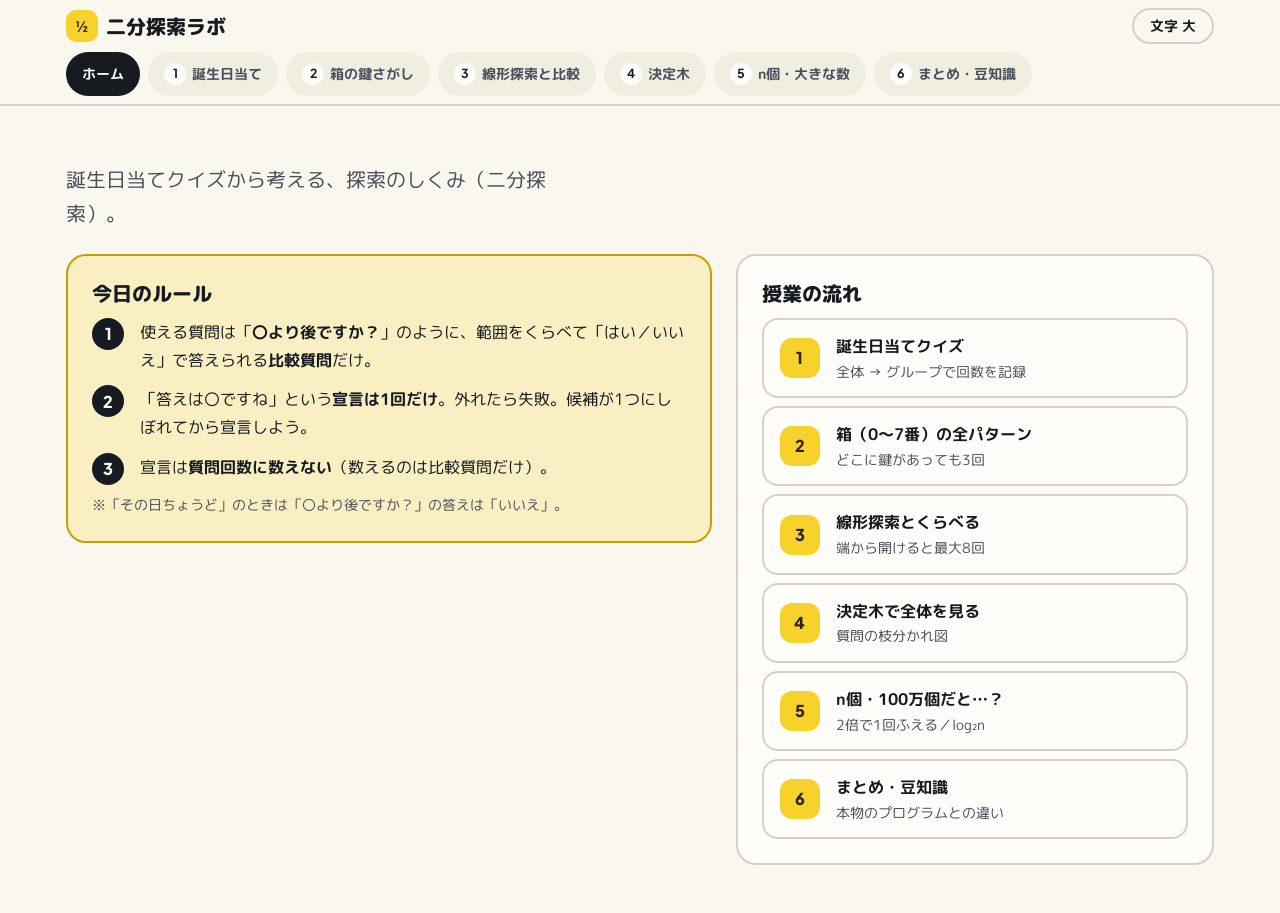
<file: index.html>
<!DOCTYPE html>
<html lang="ja">
<head>
<meta charset="UTF-8">
<meta name="viewport" content="width=device-width, initial-scale=1">
<title>二分探索ラボ</title>
<meta name="description" content="誕生日当てクイズと箱の鍵探しで二分探索を体験する授業用ツール">
<link rel="preconnect" href="https://fonts.googleapis.com">
<link rel="preconnect" href="https://fonts.gstatic.com" crossorigin>
<link rel="stylesheet" href="https://fonts.googleapis.com/css2?family=M+PLUS+Rounded+1c:wght@400;700;800&family=Plus+Jakarta+Sans:wght@700;800&display=swap">
<link rel="stylesheet" href="css/tokens.css">
<link rel="stylesheet" href="css/style.css">
</head>
<body>

<header class="app-header">
  <div class="app-header__top">
    <a class="brand" href="#home"><span class="brand__mark">½</span>二分探索ラボ</a>
    <div class="header-tools">
      <button class="btn btn--ghost btn--sm" id="bigToggle" aria-pressed="false" title="プロジェクタ投影用に文字を大きくする">文字 大</button>
    </div>
  </div>
  <nav class="nav" aria-label="授業の流れ">
    <a href="#home">ホーム</a>
    <a href="#birthday"><span class="nav__step">1</span>誕生日当て</a>
    <a href="#boxes"><span class="nav__step">2</span>箱の鍵さがし</a>
    <a href="#linear"><span class="nav__step">3</span>線形探索と比較</a>
    <a href="#tree"><span class="nav__step">4</span>決定木</a>
    <a href="#scale"><span class="nav__step">5</span>n個・大きな数</a>
    <a href="#summary"><span class="nav__step">6</span>まとめ・豆知識</a>
  </nav>
</header>

<main>

<!-- ============ ホーム ============ -->
<section class="page" id="page-home" data-page="home">
  <div class="hero">
    <p>誕生日当てクイズから考える、探索のしくみ（二分探索）。</p>
  </div>

  <div class="grid-2">
    <div class="card card--rule">
      <h3>今日のルール</h3>
      <ol class="rules">
        <li><span>使える質問は「<b>〇より後ですか？</b>」のように、範囲をくらべて「はい／いいえ」で答えられる<b>比較質問</b>だけ。</span></li>
        <li><span>「答えは〇ですね」という<b>宣言は1回だけ</b>。外れたら失敗。候補が1つにしぼれてから宣言しよう。</span></li>
        <li><span>宣言は<b>質問回数に数えない</b>（数えるのは比較質問だけ）。</span></li>
      </ol>
      <p class="note">※「その日ちょうど」のときは「〇より後ですか？」の答えは「いいえ」。</p>
    </div>

    <div class="card">
      <h3>授業の流れ</h3>
      <ol class="flow">
        <li><a href="#birthday"><span class="flow__n">1</span><span class="flow__t">誕生日当てクイズ<small>全体 → グループで回数を記録</small></span></a></li>
        <li><a href="#boxes"><span class="flow__n">2</span><span class="flow__t">箱（0〜7番）の全パターン<small>どこに鍵があっても3回</small></span></a></li>
        <li><a href="#linear"><span class="flow__n">3</span><span class="flow__t">線形探索とくらべる<small>端から開けると最大8回</small></span></a></li>
        <li><a href="#tree"><span class="flow__n">4</span><span class="flow__t">決定木で全体を見る<small>質問の枝分かれ図</small></span></a></li>
        <li><a href="#scale"><span class="flow__n">5</span><span class="flow__t">n個・100万個だと…？<small>2倍で1回ふえる／log₂n</small></span></a></li>
        <li><a href="#summary"><span class="flow__n">6</span><span class="flow__t">まとめ・豆知識<small>本物のプログラムとの違い</small></span></a></li>
      </ol>
    </div>
  </div>
</section>

<!-- ============ 1 誕生日 ============ -->
<section class="page" id="page-birthday" data-page="birthday">
  <div class="page-head">
    <h2>誕生日当てクイズ</h2>
    <p id="birthdayIntro">「〇月〇日より後ですか？」のように質問して、出た答えで外れる範囲をカレンダーで選び、「消す」で候補から外していこう。1回の質問につき「消す」は1回。</p>
  </div>

  <div class="card">
    <div class="row" style="justify-content: flex-end; margin-bottom: var(--space-sm);">
      <button class="btn btn--ghost btn--sm" id="bUndo">1つ戻す</button>
      <button class="btn btn--sm" id="bReset">はじめから</button>
    </div>

    <div class="stats" style="margin-bottom: var(--space-sm); grid-template-columns: minmax(0, 1fr) repeat(2, minmax(0, 1.2fr));">
      <div class="stat stat--key"><div class="stat__label">のこりの候補</div><div class="stat__value"><span id="bCount">365</span><small>日</small></div></div>
      <button class="btn btn--no" id="bErase" style="white-space: normal; min-width: 0; height: auto;">選んだ範囲を消す</button>
      <button class="btn btn--declare" id="bDeclare" style="white-space: normal; min-width: 0; height: auto;">…と宣言</button>
    </div>

    <p class="range-big" id="bRange">1月1日 〜 12月31日</p>

    <p class="split__verdict" id="bVerdict">カレンダーをタップ、またはドラッグして消したい範囲を選ぼう。</p>

    <div class="row" style="margin: var(--space-xs) 0;">
      <button class="btn btn--ghost btn--sm" id="bClearSel">選択解除</button>
      <span class="muted">かんたん選択：</span>
      <button class="btn btn--ghost btn--sm" id="bSelOdd">奇数の日をすべて選ぶ</button>
      <button class="btn btn--ghost btn--sm" id="bSelEven">偶数の日をすべて選ぶ</button>
      <button class="btn btn--ghost btn--sm" id="bSelOddM">奇数月をすべて選ぶ</button>
      <button class="btn btn--ghost btn--sm" id="bSelEvenM">偶数月をすべて選ぶ</button>
    </div>

    <div class="row" style="margin-bottom: var(--space-2xs);">
      <span class="muted">ドラッグの選び方：</span>
      <div class="seg" role="group" aria-label="ドラッグの選び方">
        <button type="button" data-bmode="range" aria-pressed="true">連続（ヨコ）</button>
        <button type="button" data-bmode="rect" aria-pressed="false">四角（タテ）</button>
      </div>
    </div>
    <div class="cal-wrap" id="bCalWrap">
      <div class="cal" id="bCal" aria-label="カレンダー（タップまたはドラッグで範囲を選ぶ）"></div>
    </div>
    <div class="cal-legend">
      <span style="--c: var(--color-accent)">のこりの候補</span>
      <span style="--c: var(--color-accent-2)">選択中（消す範囲）</span>
      <span style="--c: var(--color-out)">外れた日</span>
    </div>

    <p class="muted" id="bDeclareHint" style="margin-top: var(--space-sm);">候補が1つになったら宣言しよう。まだ候補が多いうちに宣言するのは運まかせ！（宣言は1ゲームに1回だけ）</p>
    <div class="row hide" style="margin-top: var(--space-sm);" id="bJudge">
      <span class="muted">出題者：当たっていますか？</span>
      <button class="btn btn--sm" id="bHit">当たり</button>
      <button class="btn btn--sm" id="bMiss">はずれ</button>
    </div>
    <div id="bResult" style="margin-top: var(--space-sm);"></div>
  </div>

  <div class="grid-2" style="margin-top: var(--space-md);">
    <div class="card">
      <h3>消した記録</h3>
      <div class="table-wrap">
        <table class="log">
          <thead><tr><th class="num">質問</th><th>消した範囲</th><th class="num">のこり</th></tr></thead>
          <tbody id="bLog"><tr><td colspan="3" class="muted">まだ消していません</td></tr></tbody>
        </table>
      </div>
    </div>
    <div class="card">
      <div class="row" style="justify-content: space-between;">
        <h3 style="margin: 0;">みんなの記録</h3>
        <button class="btn btn--ghost btn--sm" id="bClearRecords">記録を消す</button>
      </div>
      <p class="muted" style="margin: var(--space-2xs) 0;">宣言が終わるとここに追加されます（この端末だけに保存）。</p>
      <div class="table-wrap">
        <table class="log">
          <thead><tr><th class="num">#</th><th class="num">質問回数</th><th>結果</th></tr></thead>
          <tbody id="bRecords"></tbody>
        </table>
      </div>
    </div>
  </div>
</section>

<!-- ============ 2 箱 ============ -->
<section class="page" id="page-boxes" data-page="boxes">
  <div class="page-head">
    <h2>箱の鍵さがし</h2>
    <p id="boxesIntro">どれか1つの箱に鍵が入っています。赤い線で左右に分けて「鍵は青い枠の中にありますか？」と聞くので、「はい／いいえ」で答えて絞りこもう。鍵がどの箱でも、ちょうど半分に分ければ同じ回数で見つかるかな？</p>
  </div>

  <div class="grid-2">
    <div class="stack">
      <div class="card">
        <div class="row" style="justify-content: space-between; margin-bottom: var(--space-sm);">
          <div class="seg" role="group" aria-label="箱の数">
            <button type="button" data-xn="4" aria-pressed="false">4個</button>
            <button type="button" data-xn="8" aria-pressed="true">8個</button>
            <button type="button" data-xn="16" aria-pressed="false">16個</button>
            <button type="button" data-xn="32" aria-pressed="false">32個</button>
            <button type="button" data-xn="64" aria-pressed="false">64個</button>
            <button type="button" data-xn="100" aria-pressed="false">100個</button>
            <button type="button" data-xn="365" aria-pressed="false">365個</button>
            <button type="button" data-xn="bday" aria-pressed="false">365（誕生日）</button>
          </div>
          <button class="btn btn--sm" id="xNew">やりなおす</button>
        </div>
        <div class="row" style="margin-bottom: var(--space-sm);">
          <label class="field">鍵の場所 <select id="xKeySel"></select></label>
        </div>
        <div class="stats" style="margin-bottom: var(--space-sm);">
          <div class="stat stat--key"><div class="stat__label">のこりの候補</div><div class="stat__value"><span id="xCount">8</span><small>個</small></div></div>
          <div class="stat"><div class="stat__label">質問した回数</div><div class="stat__value"><span id="xAsked">0</span><small>回</small></div></div>
        </div>
        <div class="boxes" id="xBoxes"></div>
        <div class="strip hide" id="xStrip" aria-hidden="true"></div>
        <div class="cal-wrap hide" id="xCalWrap"><div class="cal" id="xCal" aria-hidden="true"></div></div>
        <div class="strip-labels hide" id="xStripLabels"><span id="xStripLo">0番</span><b id="xStripRange"></b><span id="xStripHi">99番</span></div>
        <p class="muted hide" id="xStripKey" style="margin-top: var(--space-2xs);"></p>
        <p class="split__verdict" id="xVerdict" style="margin-top: var(--space-sm);">鍵は <b class="ask-range">4〜7番</b> の中にありますか？　<span class="muted">(mid &gt; 3)</span></p>
        <div class="row" style="margin-top: var(--space-sm);">
          <button class="btn btn--yes btn--big" id="xYes" disabled>はい</button>
          <button class="btn btn--no btn--big" id="xNo" disabled>いいえ</button>
        </div>
        <div class="row" style="margin-top: var(--space-2xs);">
          <a class="btn btn--ghost btn--sm" href="#tree" id="xToTree">決定木で道すじを見る →</a>
        </div>
        <div id="xResult" style="margin-top: var(--space-sm);"></div>
      </div>
      <div class="card">
        <h3>質問の記録</h3>
        <ol id="xLog" class="muted" style="margin: 0; padding-left: 1.4em;"><li>まだ質問していません</li></ol>
      </div>
    </div>

    <div class="card">
      <h3>全パターン確認表</h3>
      <p class="muted" id="xTableIntro">鍵を見つけるたびに、その箱の欄に質問回数が入ります。全部の箱を試してみよう。</p>
      <div class="table-wrap" style="margin-top: var(--space-2xs);">
        <table class="log">
          <thead><tr><th id="xTableHeadKey">鍵が入っていた箱</th><th class="num">あなたの回数</th></tr></thead>
          <tbody id="xTable"></tbody>
          <tfoot id="xFoot"></tfoot>
        </table>
      </div>
      <div class="row" style="margin-top: var(--space-sm);">
        <button class="btn btn--ghost btn--sm" id="xClearTable">表をリセット</button>
      </div>
      <p class="note" id="xTableNote"></p>
    </div>
  </div>
</section>

<!-- ============ 3 線形 ============ -->
<section class="page" id="page-linear" data-page="linear">
  <div class="page-head">
    <h2>線形探索とくらべよう</h2>
    <p id="linearIntro">同じ8個の箱を、0番から順番に開けて調べるのが<b>線形探索</b>。同じ場所に鍵をかくして、二分探索と同時にスタートしてみよう。</p>
  </div>

  <div class="grid-2">
    <div class="card">
      <div class="row" style="justify-content: space-between; margin-bottom: var(--space-sm);">
        <label class="field"><span id="lKeyLabel">鍵の場所</span>
          <select id="lKey"></select>
        </label>
        <div class="row">
          <button class="btn btn--primary" id="lStart">スタート</button>
          <button class="btn btn--sm" id="lStep">1手ずつ</button>
          <button class="btn btn--ghost btn--sm" id="lReset">リセット</button>
        </div>
      </div>
      <div class="race">
        <div class="race__lane">
          <div class="race__head"><span class="race__name" id="lLinName">線形探索（端から開ける）</span><span class="race__count"><span id="lLinCount">0</span> 回</span></div>
          <div class="boxes" id="lLinBoxes"></div>
        </div>
        <div class="race__lane">
          <div class="race__head"><span class="race__name" id="lBinName">二分探索（半分に分ける）</span><span class="race__count"><span id="lBinCount">0</span> 回</span></div>
          <div class="boxes" id="lBinBoxes"></div>
        </div>
      </div>
      <p class="note" id="lMsg">スタートを押すと、1秒ごとに1手ずつ進みます。</p>
    </div>

    <div class="card">
      <h3>鍵の場所ごとの回数</h3>
      <div class="table-wrap">
        <table class="log">
          <thead><tr><th id="lTableHeadKey">鍵の箱</th><th class="num">線形探索</th><th class="num">二分探索</th></tr></thead>
          <tbody id="lTable"></tbody>
          <tfoot id="lFoot"></tfoot>
        </table>
      </div>
      <p class="note" id="lFootNote">線形探索は「調べた箱の数」で数えます。8個なら最大8回。二分探索は比較質問3回で必ず1つにしぼれます。</p>
    </div>
  </div>
</section>

<!-- ============ 4 決定木 ============ -->
<section class="page" id="page-tree" data-page="tree">
  <div class="page-head">
    <span class="step-tag">完成図</span>
    <h2>決定木 ― 質問の枝分かれ図</h2>
    <p id="treeIntro">すべての場合をまとめて1本の木にした図。上から質問に答えていくと、必ず1つの箱にたどりつきます。木の高さ（段の数）＝必ず当てられる質問回数。</p>
  </div>

  <div class="card" style="margin-bottom: var(--space-md);">
    <div class="row" style="gap: var(--space-sm);">
      <label class="field" style="flex: 1 1 220px;"><span id="tCountLabel">箱の数</span> <b class="num" id="tNLabel">8</b><span id="tCountUnit">個</span>
        <button type="button" class="btn btn--ghost btn--sm" id="tNMinus" aria-label="箱を1個減らす">◀</button>
        <button type="button" class="btn btn--ghost btn--sm" id="tNPlus" aria-label="箱を1個増やす">▶</button>
      </label>
      <div class="seg" role="group" aria-label="質問のしかた">
        <button type="button" data-tstrat="half" aria-pressed="true">半分に分ける</button>
        <button type="button" data-tstrat="edge" aria-pressed="false">端から聞く</button>
      </div>
    </div>
    <p class="muted" style="margin: var(--space-xs) 0 0;">箱をタップすると、そこまでの個数に変わります。</p>
    <div class="boxes boxes--tap" id="tNBoxes" style="margin-top: var(--space-2xs);"></div>
    <div class="row" style="margin-top: var(--space-sm);">
      <span class="muted">1段ずつ表示：</span>
      <button class="btn btn--sm" id="tPrev" aria-label="1段もどす">◀</button>
      <span class="num" id="tLevelLabel" style="min-width: 5em; text-align: center; font-weight: 800;">全部</span>
      <button class="btn btn--sm" id="tNext" aria-label="1段すすめる">▶</button>
      <button class="btn btn--ghost btn--sm" id="tAll">全部表示</button>
      <label class="field" style="margin-left: auto;">道すじ
        <select id="tKey"></select>
      </label>
    </div>
  </div>

  <div class="tree-wrap" id="tWrap"></div>

  <div class="stats" style="margin-top: var(--space-md);">
    <div class="stat stat--key"><div class="stat__label">木の高さ（最大の質問回数）</div><div class="stat__value"><span id="tDepth">3</span><small>回</small></div></div>
    <div class="stat"><div class="stat__label" id="tLeavesLabel">行き先（葉）の数</div><div class="stat__value"><span id="tLeaves">8</span><small id="tLeavesUnit">個</small></div></div>
    <div class="stat"><div class="stat__label">質問（分かれ道）の数</div><div class="stat__value"><span id="tQs">7</span><small>個</small></div></div>
  </div>
  <p class="note" id="tNote"></p>
</section>

<!-- ============ 5 スケール ============ -->
<section class="page" id="page-scale" data-page="scale">
  <div class="page-head">
    <h2>箱がn個なら？ 100万個なら？</h2>
    <p>箱の数を変えて、必ず当てられる質問回数を調べよう。2倍になると回数はどう変わる？</p>
  </div>

  <div class="grid-2">
    <div class="stack">
      <div class="card">
        <div class="row">
          <label class="field">箱の数 n = <input type="number" id="sN" min="1" max="1000000000" value="8" style="width: 9em;"></label>
        </div>
        <input type="range" id="sSlider" min="0" max="1000" value="150" aria-label="箱の数（対数スライダー）">
        <div class="presets" id="sPresets"></div>
      </div>

      <div class="readout">
        <div class="readout__item readout__item--bin">
          <div class="readout__label">二分探索</div>
          <div class="readout__value"><span id="sBin">3</span><small>回</small></div>
          <div class="readout__sub" id="sBinTime"></div>
        </div>
        <div class="readout__item readout__item--lin">
          <div class="readout__label">線形探索（最大）</div>
          <div class="readout__value"><span id="sLin">8</span><small>回</small></div>
          <div class="readout__sub" id="sLinTime"></div>
        </div>
      </div>

      <div class="card">
        <h3>半分ずつ減っていく様子（いちばん運が悪いとき）</h3>
        <div class="chain" id="sChain"></div>
      </div>

      <div class="logbox">
        <b>ログ（log）</b>　「2を何回かけると n になるか」を表す数を <b>log₂n</b>（ログ2のn）と書きます。
        例：2×2×2＝8 なので log₂8＝3。二分探索の質問回数は log₂n。
        n が2の累乗でないときは、n を超える最初の2の累乗を探します。
      </div>
    </div>

    <div class="stack">
      <div class="card">
        <div class="row" style="justify-content: space-between;">
          <h3 style="margin: 0;">箱の数がn個の場合</h3>
          <button class="btn btn--ghost btn--sm" data-reveal="sTable">答えを全部表示</button>
        </div>
        <p class="muted" style="margin: var(--space-2xs) 0;">必ず特定できる質問回数（最大の回数）。「？」をタップすると答えが出ます。</p>
        <div class="table-wrap"><table class="log" id="sTable"></table></div>
        <p class="note">箱の数が2倍になると、質問回数は？　100個 → 100万個（1万倍）になると？</p>
      </div>
      <div class="card card--tint">
        <h3>1回の質問に1秒かかるとしたら</h3>
        <div class="table-wrap"><table class="log" id="sTime"></table></div>
      </div>
    </div>
  </div>
</section>

<!-- ============ 6 まとめ ============ -->
<section class="page" id="page-summary" data-page="summary">
  <div class="page-head">
    <h2>まとめ・豆知識</h2>
  </div>

  <div class="grid-2">
    <div class="stack">
      <div class="card">
        <h3>今日のまとめ</h3>
        <ul class="keypoints">
          <li>候補を<b>ちょうど半分</b>にしぼる質問をくり返すのが、いちばん少ない回数で当てる方法（二分探索）。</li>
          <li>候補が<b>2倍になっても、質問は1回しか増えない</b>。回数は log₂n。</li>
          <li>100万個でも20回。端から調べる線形探索（最大100万回）とは桁ちがい。</li>
          <li>ただし使えるのは、データが<b>順番に並んでいるとき</b>だけ。</li>
        </ul>
      </div>
      <div class="card">
        <h3>豆知識：本物のプログラムの二分探索</h3>
        <p class="script">実は、本物のプログラムの二分探索は、今日のルールとは少し違って、比較のたびに「これですか？」も一緒に確認しています。だから運がよければ1回で当たることもありますが、逆に今日より多く質問が必要になることもあります。今日は「比較だけをくり返して、最後に1回だけ宣言する」というルールにすることで、質問回数がきれいに log₂n に対応するようにしていました。また、二分探索が使えるのは、誕生日や箱の番号のように、データが順番に並んでいるときだけです。</p>
      </div>
    </div>

    <div class="card">
      <h3>2つの方式をくらべる（箱0〜7番）</h3>
      <div class="table-wrap">
        <table class="log">
          <thead><tr><th>鍵の箱</th><th class="num">今日の<br>ルール</th><th class="num">本物の<br>プログラム</th></tr></thead>
          <tbody id="mTable"></tbody>
          <tfoot id="mFoot"></tfoot>
        </table>
      </div>
      <p class="note">今日のルール：比較だけをくり返し、最後に1回だけ宣言。本物のプログラム：真ん中の箱と比べて「同じ／前／後」を1回で調べ、同じならその場で終了。</p>
    </div>
  </div>

  <h3 style="margin: var(--space-lg) 0 var(--space-xs); font-size: var(--text-lg);">本物のプログラム方式の木（0〜7番）</h3>
  <div class="tree-wrap" id="mTree"></div>
  <p class="note">青い丸の箱と比べて、同じならそこで見つかる。一番上の3番は1回、いちばん下の7番は4回かかる。</p>
</section>

</main>

<script src="js/logic.js"></script>
<script src="js/tree.js"></script>
<script src="js/app.js"></script>
</body>
</html>
</file>
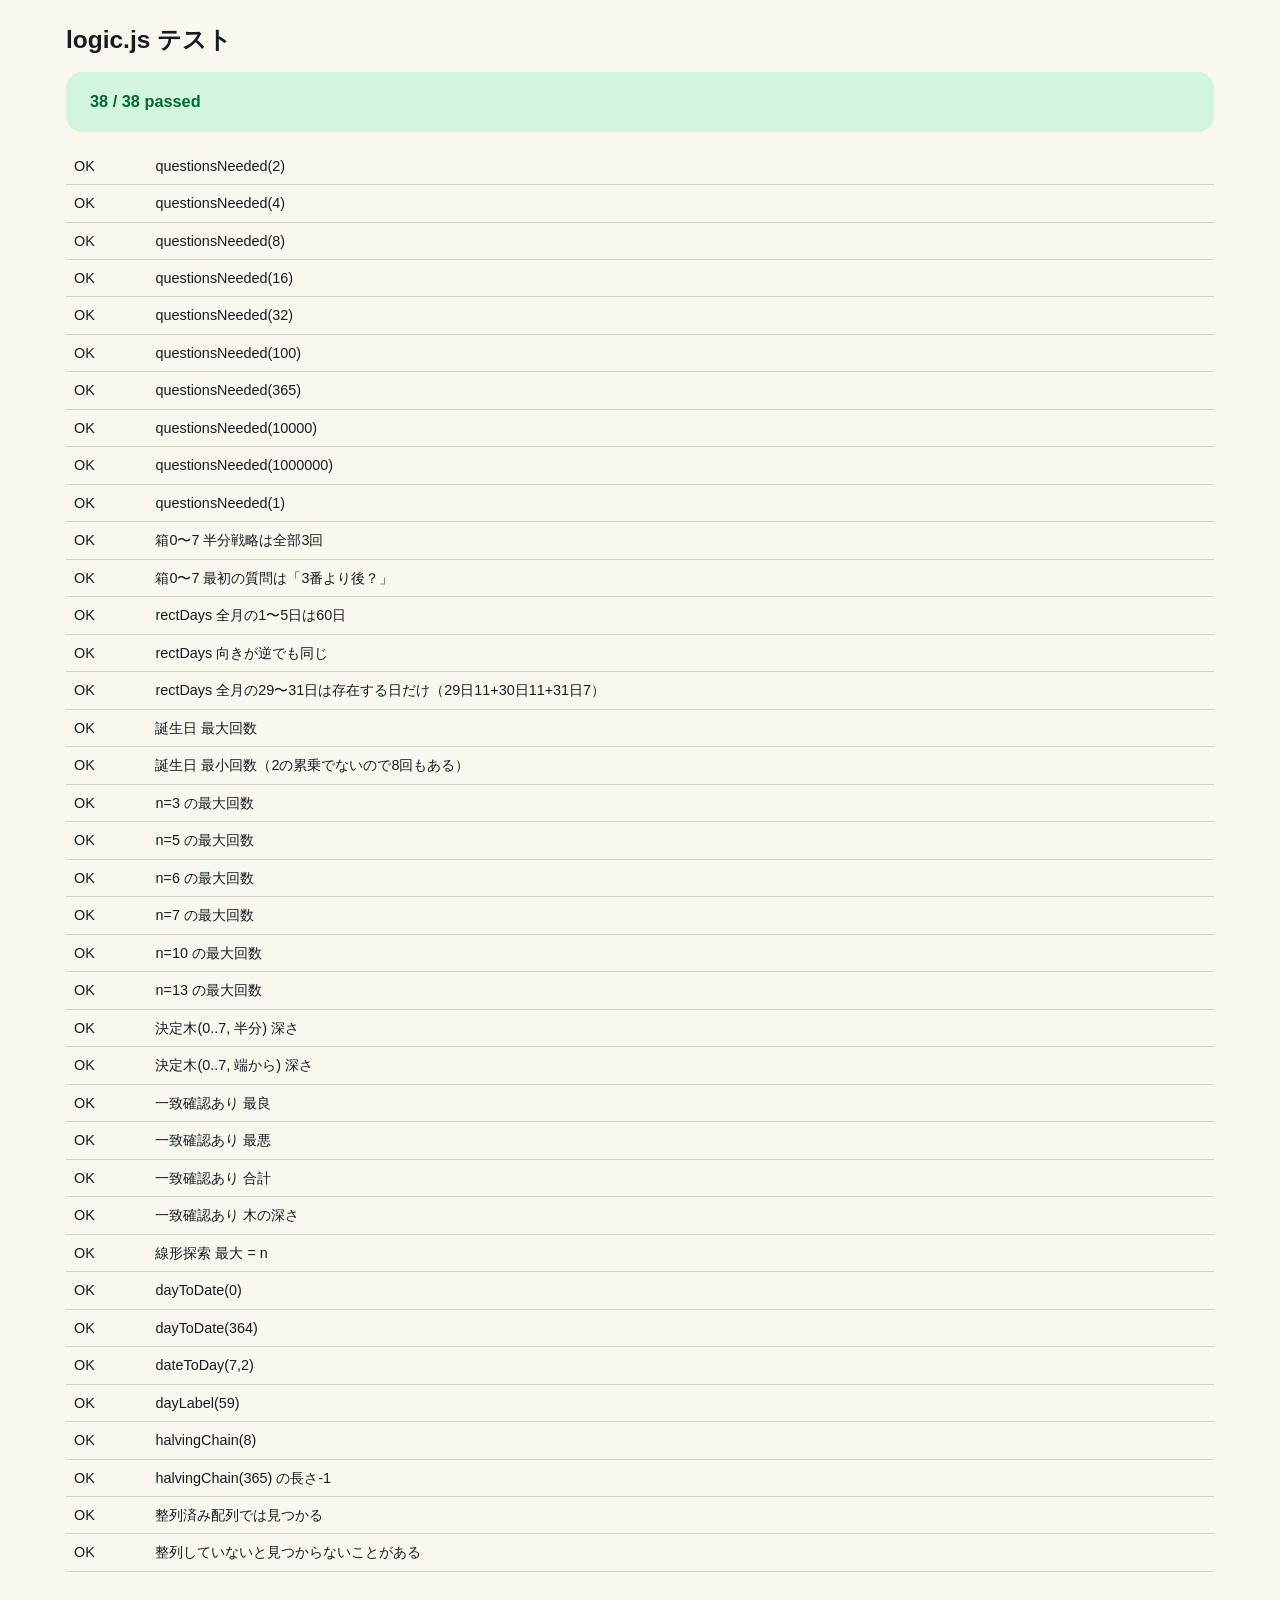
<file: tests.html>
<!DOCTYPE html>
<html lang="ja">
<head>
<meta charset="UTF-8">
<meta name="viewport" content="width=device-width, initial-scale=1">
<title>二分探索ラボ テスト</title>
<link rel="stylesheet" href="css/tokens.css">
<link rel="stylesheet" href="css/style.css">
</head>
<body>
<main>
  <h2 style="margin-bottom: var(--space-sm);">logic.js テスト</h2>
  <p id="sum" class="banner"></p>
  <div class="table-wrap" style="margin-top: var(--space-sm);"><table class="log"><tbody id="list"></tbody></table></div>
</main>
<script src="js/logic.js"></script>
<script src="js/tests.js"></script>
<script>
  const rs = window.BS_TEST_RESULTS, ng = rs.filter(r => !r.ok);
  const sum = document.getElementById('sum');
  sum.textContent = (rs.length - ng.length) + ' / ' + rs.length + ' passed';
  sum.classList.add(ng.length ? 'banner--ng' : 'banner--ok');
  const list = document.getElementById('list');
  rs.forEach(r => {
    const tr = document.createElement('tr');
    tr.innerHTML = '<td></td><td></td><td></td>';
    tr.cells[0].textContent = r.ok ? 'OK' : 'NG';
    tr.cells[1].textContent = r.name;
    tr.cells[2].textContent = r.ok ? '' : JSON.stringify(r.actual) + ' ≠ ' + JSON.stringify(r.expected);
    list.appendChild(tr);
  });
</script>
</body>
</html>
</file>
<file: css/tokens.css>
/* Hallmark · genre: playful · theme: Hum (adapted for a classroom app, not a marketing page)
 * macrostructure: n/a (app shell · chip nav + tool panels) · enrichment: none (SVG tree is content)
 * tone: やわらかく楽しげ · projector + phone
 */
:root {
  /* paper — cream, never pure white */
  --color-paper: oklch(97.5% 0.012 95);
  --color-paper-2: oklch(94.5% 0.016 95);
  --color-paper-3: oklch(91% 0.02 95);
  --color-surface: oklch(99.3% 0.005 95);

  /* ink */
  --color-ink: oklch(22% 0.015 250);
  --color-ink-2: oklch(43% 0.02 250);
  --color-ink-3: oklch(60% 0.015 250);

  /* multi-accent: pear = 主役（候補・質問）/ cyan = はい・後半 / coral = 宣言・鍵・強調 */
  --color-accent: oklch(87% 0.17 95);
  --color-accent-deep: oklch(72% 0.16 90);
  --color-accent-ink: oklch(26% 0.04 90);
  --color-accent-hover: oklch(84% 0.17 95);
  --color-accent-wash: oklch(87% 0.17 95 / 0.22);

  --color-accent-2: oklch(66% 0.16 235);
  --color-accent-2-soft: oklch(92% 0.05 235);
  --color-accent-2-deep: oklch(48% 0.15 240);
  --color-accent-2-ink: oklch(98.5% 0.01 235);

  --color-accent-3: oklch(68% 0.2 25);
  --color-accent-3-soft: oklch(93% 0.045 25);
  --color-accent-3-deep: oklch(52% 0.19 25);
  --color-accent-3-ink: oklch(98.5% 0.01 25);

  --color-mint: oklch(82% 0.13 155);
  --color-mint-soft: oklch(94% 0.05 155);
  --color-mint-deep: oklch(45% 0.12 155);

  --color-out: oklch(88% 0.008 250);      /* 候補から外れたもの */
  --color-out-ink: oklch(62% 0.01 250);

  --color-focus: oklch(52% 0.2 250);
  --color-rule: oklch(86% 0.02 95);
  --color-shadow: oklch(40% 0.05 90 / 0.18);

  /* type */
  --font-display: "M PLUS Rounded 1c", "Hiragino Maru Gothic ProN", "Yu Gothic UI", sans-serif;
  --font-body: "M PLUS Rounded 1c", "Hiragino Maru Gothic ProN", "Yu Gothic UI", sans-serif;
  --font-num: "Plus Jakarta Sans", "M PLUS Rounded 1c", sans-serif;

  --text-xs: 0.78rem;
  --text-sm: 0.9rem;
  --text-md: 1.02rem;
  --text-lg: 1.25rem;
  --text-xl: 1.6rem;
  --text-2xl: clamp(1.8rem, 2.4vw + 1rem, 2.6rem);
  --text-display: clamp(2.2rem, 5vw + 1rem, 4.2rem);

  /* 4pt spacing scale */
  --space-3xs: 0.25rem;
  --space-2xs: 0.5rem;
  --space-xs: 0.75rem;
  --space-sm: 1rem;
  --space-md: 1.5rem;
  --space-lg: 2rem;
  --space-xl: 3rem;

  --radius-card: 20px;
  --radius-pill: 999px;
  --radius-input: 12px;
  --radius-cell: 8px;

  /* motion */
  --ease-out: cubic-bezier(0.16, 1, 0.3, 1);
  --ease-in: cubic-bezier(0.7, 0, 0.84, 0);
  --ease-in-out: cubic-bezier(0.65, 0, 0.35, 1);
  --ease-spring: cubic-bezier(0.34, 1.56, 0.64, 1);
  --dur-short: 140ms;
  --dur-med: 240ms;
  --dur-long: 420ms;

  --tap: 44px;
}

@media (prefers-reduced-motion: reduce) {
  :root {
    --ease-spring: var(--ease-out);
    --dur-med: 120ms;
    --dur-long: 120ms;
  }
}
</file>
<file: css/style.css>
/* Hallmark · genre: playful · macrostructure: n/a (app) · theme: Hum · tone: やわらかく楽しげ · anchor hue: 95 (pear) */

*, *::before, *::after { box-sizing: border-box; }
html, body { overflow-x: clip; }
html { font-size: 100%; -webkit-text-size-adjust: 100%; }
html[data-big="1"] { font-size: 125%; }

body {
  margin: 0;
  background: var(--color-paper);
  color: var(--color-ink);
  font-family: var(--font-body);
  font-size: var(--text-md);
  line-height: 1.7;
}

h1, h2, h3 { font-family: var(--font-display); font-style: normal; line-height: 1.3; margin: 0; overflow-wrap: anywhere; min-width: 0; }
p { margin: 0; }
button, input, select { font: inherit; color: inherit; }
.num { font-family: var(--font-num); font-variant-numeric: tabular-nums; }

:focus-visible { outline: 3px solid var(--color-focus); outline-offset: 2px; }

/* ---------- header / nav ---------- */

.app-header {
  position: sticky; top: 0; z-index: 10;
  background: var(--color-paper);
  border-bottom: 2px solid var(--color-rule);
}
.app-header__top {
  display: flex; align-items: center; gap: var(--space-sm);
  max-width: 1180px; margin: 0 auto;
  padding: var(--space-2xs) var(--space-sm);
}
.brand {
  font-family: var(--font-display); font-weight: 800; font-size: var(--text-lg);
  text-decoration: none; color: var(--color-ink); white-space: nowrap;
  display: inline-flex; align-items: center; gap: var(--space-2xs);
}
.brand__mark {
  display: inline-grid; place-items: center;
  width: 32px; height: 32px; border-radius: 10px;
  background: var(--color-accent); color: var(--color-accent-ink);
  font-family: var(--font-num); font-size: var(--text-sm); font-weight: 800;
}
.header-tools { margin-left: auto; display: flex; gap: var(--space-2xs); }

.nav {
  display: flex; gap: var(--space-2xs);
  max-width: 1180px; margin: 0 auto;
  padding: 0 var(--space-sm) var(--space-2xs);
  overflow-x: auto; scrollbar-width: thin;
}
.nav a {
  flex: none;
  display: inline-flex; align-items: center; gap: 6px;
  min-height: var(--tap); padding: 0 var(--space-sm);
  border-radius: var(--radius-pill);
  background: var(--color-paper-2); color: var(--color-ink-2);
  text-decoration: none; font-weight: 700; font-size: var(--text-sm); white-space: nowrap;
  transition: background var(--dur-short) var(--ease-out), color var(--dur-short) var(--ease-out);
}
.nav a:hover { background: var(--color-paper-3); color: var(--color-ink); }
.nav a[aria-current="page"] { background: var(--color-ink); color: var(--color-paper); }
.nav__step {
  display: inline-grid; place-items: center; width: 22px; height: 22px; border-radius: 50%;
  background: var(--color-surface); color: var(--color-ink); font-family: var(--font-num); font-size: var(--text-xs);
}
.nav a[aria-current="page"] .nav__step { background: var(--color-accent); color: var(--color-accent-ink); }

/* ---------- layout ---------- */

main { max-width: 1180px; margin: 0 auto; padding: var(--space-md) var(--space-sm) var(--space-xl); }
.page { display: none; }
.page.is-active { display: block; animation: page-in var(--dur-med) var(--ease-out); }
@keyframes page-in { from { opacity: 0; transform: translateY(6px); } to { opacity: 1; transform: none; } }

.page-head { margin-bottom: var(--space-md); display: grid; gap: var(--space-2xs); }
.page-head h2 { font-size: var(--text-2xl); font-weight: 800; }
.page-head p { color: var(--color-ink-2); max-width: 62ch; }
.step-tag {
  justify-self: start;
  font-size: var(--text-xs); font-weight: 700; color: var(--color-accent-ink);
  background: var(--color-accent); border-radius: var(--radius-pill); padding: 2px 12px;
}

.grid-2 { display: grid; gap: var(--space-md); grid-template-columns: minmax(0, 1fr); }
@media (min-width: 900px) {
  .grid-2 { grid-template-columns: minmax(0, 1.35fr) minmax(0, 1fr); align-items: start; }
}
.stack { display: grid; gap: var(--space-md); }
.row { display: flex; flex-wrap: wrap; gap: var(--space-2xs); align-items: center; }

.card {
  background: var(--color-surface);
  border: 2px solid var(--color-rule);
  border-radius: var(--radius-card);
  padding: var(--space-md);
  min-width: 0;
}
.card h3 { font-size: var(--text-lg); font-weight: 800; margin-bottom: var(--space-xs); }
.card--tint { background: var(--color-paper-2); }
.card--rule { border-color: var(--color-accent-deep); background: var(--color-accent-wash); }
.muted { color: var(--color-ink-2); font-size: var(--text-sm); }
.note { font-size: var(--text-sm); color: var(--color-ink-2); margin-top: var(--space-2xs); }

/* ---------- buttons ---------- */

.btn {
  display: inline-flex; align-items: center; justify-content: center; gap: 6px;
  min-height: var(--tap); padding: 0 var(--space-md);
  border-radius: var(--radius-pill); border: 2px solid transparent;
  background: var(--color-paper-2); color: var(--color-ink);
  font-weight: 700; white-space: nowrap; cursor: pointer;
  transition: transform var(--dur-short) var(--ease-out), background var(--dur-short) var(--ease-out), box-shadow var(--dur-short) var(--ease-out);
}
.btn:hover { background: var(--color-paper-3); }
.btn:active { transform: translateY(1px) scale(0.98); }
.btn:disabled { opacity: 0.45; cursor: not-allowed; transform: none; }
.btn--primary { background: var(--color-accent); color: var(--color-accent-ink); box-shadow: 0 3px 0 var(--color-accent-deep); }
.btn--primary:hover { background: var(--color-accent-hover); }
.btn--primary:active { box-shadow: 0 1px 0 var(--color-accent-deep); transform: translateY(2px); }
.btn--yes { background: var(--color-accent-2); color: var(--color-accent-2-ink); box-shadow: 0 3px 0 var(--color-accent-2-deep); }
.btn--yes:hover { background: var(--color-accent-2-deep); }
.btn--no { background: var(--color-ink-2); color: var(--color-paper); box-shadow: 0 3px 0 var(--color-ink); }
.btn--no:hover { background: var(--color-ink); }
.btn--declare { background: var(--color-accent-3); color: var(--color-accent-3-ink); box-shadow: 0 3px 0 var(--color-accent-3-deep); }
.btn--declare:hover { background: var(--color-accent-3-deep); }
.btn--ghost { background: transparent; border-color: var(--color-rule); }
.btn--ghost:hover { background: var(--color-paper-2); }
.btn--sm { min-height: 36px; padding: 0 var(--space-sm); font-size: var(--text-sm); }
@media (pointer: coarse) { .btn--sm { min-height: var(--tap); } }
.btn--big { min-height: 56px; font-size: var(--text-lg); padding: 0 var(--space-lg); }

.seg { display: inline-flex; background: var(--color-paper-2); border-radius: var(--radius-pill); padding: 4px; gap: 4px; flex-wrap: wrap; }
.seg button {
  min-height: 38px; padding: 0 var(--space-sm); border: 0; border-radius: var(--radius-pill);
  background: transparent; font-weight: 700; font-size: var(--text-sm); cursor: pointer; color: var(--color-ink-2); white-space: nowrap;
}
@media (pointer: coarse) { .seg button { min-height: var(--tap); } }
.seg button[aria-pressed="true"] { background: var(--color-surface); color: var(--color-ink); box-shadow: 0 1px 4px var(--color-shadow); }

select, input[type="number"], input[type="text"] {
  min-height: var(--tap); padding: 0 var(--space-xs);
  border: 2px solid var(--color-rule); border-radius: var(--radius-input);
  background: var(--color-surface);
}
input[type="range"] { width: 100%; accent-color: var(--color-accent-2-deep); min-height: var(--tap); }
label.field { display: inline-flex; align-items: center; gap: var(--space-2xs); font-weight: 700; font-size: var(--text-sm); }

/* ---------- stats ---------- */

.stats { display: grid; grid-template-columns: repeat(3, minmax(0, 1fr)); gap: var(--space-2xs); }
.stat { background: var(--color-paper-2); border-radius: 16px; padding: var(--space-xs) var(--space-sm); min-width: 0; }
.stat__label { font-size: var(--text-xs); color: var(--color-ink-2); font-weight: 700; }
.stat__value { font-family: var(--font-num); font-weight: 800; font-size: var(--text-2xl); line-height: 1.1; font-variant-numeric: tabular-nums; }
.stat__value small { font-family: var(--font-body); font-size: var(--text-sm); font-weight: 700; margin-left: 2px; }
.stat--key { background: var(--color-accent); color: var(--color-accent-ink); }
.stat--key .stat__label { color: var(--color-accent-ink); }

.banner {
  border-radius: 16px; padding: var(--space-sm) var(--space-md); font-weight: 700;
  background: var(--color-paper-2);
}
.banner--ok { background: var(--color-mint-soft); color: var(--color-mint-deep); }
.banner--ng { background: var(--color-accent-3-soft); color: var(--color-accent-3-deep); }
.banner--info { background: var(--color-accent-2-soft); color: var(--color-accent-2-deep); }
.banner strong { font-size: var(--text-lg); }

/* 状態メッセージ（箱をタップして選んでください、など） */
.split__verdict { font-weight: 800; font-size: var(--text-sm); }

/* ---------- log tables ---------- */

.table-wrap { overflow-x: auto; }
table.log { width: 100%; border-collapse: collapse; font-size: var(--text-sm); }
table.log th, table.log td { padding: 6px 8px; border-bottom: 1px solid var(--color-rule); text-align: left; vertical-align: middle; }
table.log th { color: var(--color-ink-2); font-size: var(--text-xs); font-weight: 700; white-space: nowrap; }
table.log td.num, table.log th.num { text-align: right; }
table.log tr.is-max td { background: var(--color-accent-wash); }
.tag { display: inline-block; padding: 0 10px; border-radius: var(--radius-pill); font-weight: 700; font-size: var(--text-xs); white-space: nowrap; }
.tag--yes { background: var(--color-accent-2); color: var(--color-accent-2-ink); }
.tag--no { background: var(--color-ink-2); color: var(--color-paper); }
.tag--ok { background: var(--color-mint); color: var(--color-mint-deep); }
.tag--ng { background: var(--color-accent-3); color: var(--color-accent-3-ink); }

/* ---------- home ---------- */

.hero { padding: var(--space-lg) 0 var(--space-md); display: grid; gap: var(--space-sm); }
.hero p { font-size: var(--text-lg); color: var(--color-ink-2); max-width: 40ch; }
.rules { display: grid; gap: var(--space-xs); padding: 0; margin: 0; list-style: none; counter-reset: rule; }
.rules li { display: grid; grid-template-columns: 36px minmax(0, 1fr); gap: var(--space-xs); align-items: start; }
.rules li::before {
  counter-increment: rule; content: counter(rule);
  display: grid; place-items: center; width: 32px; height: 32px; border-radius: 50%;
  background: var(--color-ink); color: var(--color-paper); font-family: var(--font-num); font-weight: 800;
}
.flow { display: grid; gap: var(--space-2xs); list-style: none; margin: 0; padding: 0; }
.flow a {
  display: grid; grid-template-columns: 44px minmax(0, 1fr); gap: var(--space-xs); align-items: center;
  padding: var(--space-xs) var(--space-sm); border-radius: 16px; background: var(--color-surface);
  border: 2px solid var(--color-rule); text-decoration: none; color: var(--color-ink);
  transition: transform var(--dur-short) var(--ease-out), border-color var(--dur-short) var(--ease-out);
}
.flow a:hover { transform: translateY(-2px); border-color: var(--color-accent-deep); }
.flow__n { display: grid; place-items: center; width: 40px; height: 40px; border-radius: 12px; background: var(--color-accent); color: var(--color-accent-ink); font-family: var(--font-num); font-weight: 800; }
.flow__t { font-weight: 700; }
.flow__t small { display: block; font-weight: 400; color: var(--color-ink-2); font-size: var(--text-sm); }

/* ---------- birthday calendar ---------- */

.cal-wrap { overflow-x: auto; margin-top: var(--space-sm); touch-action: pan-y; }
.cal { display: grid; gap: 4px; }
.cal__row { display: grid; grid-template-columns: 3em repeat(31, minmax(28px, 1fr)); gap: 3px; align-items: center; }
.cal__m { font-size: var(--text-xs); font-weight: 700; color: var(--color-ink-2); text-align: right; padding-right: 4px; }
.cal__d {
  aspect-ratio: 1; min-width: 28px; border: 0; padding: 0; border-radius: var(--radius-cell);
  background: var(--color-accent); cursor: pointer; touch-action: pan-y;
  display: grid; place-items: center;
  font-family: var(--font-num); font-size: var(--text-xs); font-weight: 700; color: var(--color-accent-ink);
  transition: background var(--dur-med) var(--ease-out), transform var(--dur-short) var(--ease-out);
}
.cal__d.is-out { background: var(--color-out); color: var(--color-out-ink); }
.cal__d.is-sel { background: var(--color-accent-2); color: var(--color-accent-2-ink); outline: 2px solid var(--color-accent-2-deep); outline-offset: 1px; z-index: 1; }
.cal__d.is-answer { background: var(--color-accent-3); color: var(--color-accent-3-ink); }
.cal--rect, .cal--rect .cal__d { touch-action: none; } /* 四角モードは縦のドラッグを選択に使う */
.cal__d:hover { transform: scale(1.12); }
/* 箱の鍵さがし（365・誕生日）：誕生日当てと同じ表。タップはしない */
.cal__d--static { cursor: default; pointer-events: none; }
.cal__d.is-right { background: var(--color-accent-2-soft); }
.cal__d.is-split-right { box-shadow: -3px 0 0 var(--color-accent-3-deep); z-index: 1; }
.cal__d.has-key:not(.is-answer) { background: var(--color-surface); outline: 2px solid var(--color-ink); outline-offset: 0; font-size: var(--text-sm); }
.cal__d--none { visibility: hidden; pointer-events: none; }
.cal-legend { display: flex; flex-wrap: wrap; gap: var(--space-sm); font-size: var(--text-xs); color: var(--color-ink-2); margin-top: var(--space-2xs); }
.cal-legend span::before { content: ""; display: inline-block; width: 12px; height: 12px; border-radius: 3px; margin-right: 4px; vertical-align: -1px; background: var(--c); }

.range-big { font-family: var(--font-display); font-weight: 800; font-size: var(--text-xl); }

/* ---------- boxes ---------- */

.boxes { --gap: clamp(4px, 1.2vw, 12px); display: grid; grid-template-columns: repeat(var(--n, 8), minmax(0, 1fr)); gap: var(--gap); }
.boxes--wrap { grid-template-columns: repeat(8, minmax(0, 1fr)); }
.boxes--tap { display: flex; overflow-x: auto; padding-bottom: 4px; }
.boxes--tap .box { flex: 0 0 var(--tap); }
.boxes--tap .tn-big { flex: 0 0 auto; align-self: center; }
.tn-big[aria-pressed="true"] { background: var(--color-accent-2); color: var(--color-accent-2-ink); }
.box {
  position: relative; aspect-ratio: 1 / 1.1; min-width: 0;
  border: 3px solid var(--color-accent-deep); border-radius: clamp(8px, 1.5vw, 16px);
  background: var(--color-accent); color: var(--color-accent-ink);
  display: grid; place-items: center; cursor: pointer; padding: 0;
  font-family: var(--font-num); font-weight: 800; font-size: clamp(0.9rem, 3.2vw, 1.9rem);
  transition: transform var(--dur-med) var(--ease-spring), background var(--dur-med) var(--ease-out), border-color var(--dur-med) var(--ease-out), opacity var(--dur-med) var(--ease-out);
}
.box::before { /* ふたの線 */
  content: ""; position: absolute; left: 8%; right: 8%; top: 24%; height: 3px; border-radius: 2px;
  background: var(--color-accent-deep); opacity: 0.7;
}
.box:hover { transform: translateY(-3px); }
.box.is-out { background: var(--color-out); border-color: var(--color-out); color: var(--color-out-ink); transform: scale(0.92); }
.box.is-out::before { background: var(--color-out-ink); opacity: 0.3; }
.box.is-selected { border-color: var(--color-accent-3-deep); box-shadow: 0 0 0 3px var(--color-accent-3); transform: translateY(-4px); }
.box.is-open { background: var(--color-surface); border-color: var(--color-ink-3); color: var(--color-ink-3); }
.box.is-open::before { display: none; }
.box.is-key { background: var(--color-accent-3); border-color: var(--color-accent-3-deep); color: var(--color-accent-3-ink); animation: pop var(--dur-long) var(--ease-spring); }
/* 質問中：赤い線で左右に分け、右側（「ここにある？」）を青でくくる */
.box.is-right { border-color: var(--color-accent-2-deep); }
.box.is-split-right::after {
  content: ""; position: absolute; left: calc(var(--gap) / -2 - 2.5px); top: -14%; bottom: -14%; width: 5px;
  border-radius: 3px; background: var(--color-accent-3-deep); z-index: 2; pointer-events: none;
}
.bracket {
  height: 14px; margin-top: 2px; border: 3px solid var(--color-accent-2-deep); border-top: 0; border-radius: 0 0 10px 10px;
  position: relative;
}
.bracket span {
  position: absolute; left: 50%; top: 100%; transform: translateX(-50%); margin-top: 2px; white-space: nowrap;
  font-size: var(--text-xs); font-weight: 800; color: var(--color-accent-2-deep);
}
.ask-range { color: var(--color-accent-2-deep); }
/* 鍵のある箱は白地にして、🔑を大きく見せる */
.box.has-key:not(.is-key) { background: var(--color-surface); color: var(--color-ink); }
.box.has-key:not(.is-key)::before { background: var(--color-ink-3); }
.box__key { position: absolute; bottom: 4%; font-size: 0.85em; line-height: 1; }
@keyframes pop { 0% { transform: scale(0.8); } 100% { transform: scale(1); } }
/* 32個以上は箱を並べず、細い帯で候補の範囲だけを見せる */
.strip { display: flex; gap: 1px; height: 56px; border-radius: 12px; overflow: hidden; background: var(--color-paper-3); }
.strip__s { flex: 1 1 0; min-width: 0; background: var(--color-accent); transition: background var(--dur-med) var(--ease-out); }
.strip__s.is-out { background: var(--color-out); }
.strip__s.is-right { background: var(--color-accent-2-soft); }
.strip__s.is-split-right { box-shadow: inset 4px 0 0 var(--color-accent-3-deep); }
.strip__s.is-key { background: var(--color-accent-3); }
.strip-labels { display: flex; justify-content: space-between; align-items: baseline; gap: var(--space-xs); margin-top: 4px; font-size: var(--text-sm); color: var(--color-ink-2); }
.strip-labels b { color: var(--color-ink); font-size: var(--text-md); text-align: center; }
.box-labels { display: grid; grid-template-columns: repeat(var(--n, 8), minmax(0, 1fr)); gap: clamp(4px, 1.2vw, 12px); font-size: var(--text-xs); color: var(--color-ink-2); text-align: center; }

.race { display: grid; gap: var(--space-sm); }
.race__lane { display: grid; gap: var(--space-2xs); }
.race__head { display: flex; justify-content: space-between; align-items: baseline; gap: var(--space-sm); }
.race__name { font-weight: 800; }
.race__count { font-family: var(--font-num); font-weight: 800; font-size: var(--text-xl); }

/* ---------- tree ---------- */

.tree-wrap { overflow-x: auto; border-radius: 16px; background: var(--color-surface); border: 2px solid var(--color-rule); }
.tree-wrap svg { display: block; margin: 0 auto; }
.t-edge { stroke: var(--color-ink-3); stroke-width: 2; fill: none; }
.t-edge.is-path { stroke: var(--color-accent-3-deep); stroke-width: 4; }
.t-edge-label { font-size: 12px; font-weight: 700; fill: var(--color-ink-2); font-family: var(--font-body); }
.t-edge-label.is-yes { fill: var(--color-accent-2-deep); }
.t-edge-label.is-path { fill: var(--color-accent-3-deep); }
.t-q rect { fill: var(--color-paper-2); stroke: var(--color-ink-3); stroke-width: 2; }
.t-q text { font-size: 13px; font-weight: 800; fill: var(--color-ink); font-family: var(--font-body); }
.t-q.is-path rect { fill: var(--color-accent); stroke: var(--color-accent-deep); }
.t-range rect { fill: var(--color-surface); stroke: var(--color-accent-deep); stroke-width: 2; stroke-dasharray: 5 4; }
.t-range text { font-size: 12px; font-weight: 700; fill: var(--color-ink-2); font-family: var(--font-body); }
.t-leaf rect { fill: var(--color-accent); stroke: var(--color-accent-deep); stroke-width: 2; }
.t-leaf text { font-size: 15px; font-weight: 800; fill: var(--color-accent-ink); font-family: var(--font-num); }
.t-leaf { cursor: pointer; }
.t-leaf.is-path rect { fill: var(--color-accent-3); stroke: var(--color-accent-3-deep); }
.t-leaf.is-path text { fill: var(--color-accent-3-ink); }
.t-m rect { fill: var(--color-accent-2-soft); stroke: var(--color-accent-2-deep); stroke-width: 2; }
.t-m text { font-size: 13px; font-weight: 800; fill: var(--color-accent-2-deep); font-family: var(--font-body); }
.t-level { font-size: 12px; font-weight: 700; fill: var(--color-ink-2); font-family: var(--font-body); }
.t-level-line { stroke: var(--color-rule); stroke-width: 1; stroke-dasharray: 2 5; }
.t-node { transition: opacity var(--dur-med) var(--ease-out); }

/* ---------- scale ---------- */

.readout { display: grid; grid-template-columns: repeat(2, minmax(0, 1fr)); gap: var(--space-sm); }
.readout__item { border-radius: var(--radius-card); padding: var(--space-sm) var(--space-md); min-width: 0; }
.readout__item--bin { background: var(--color-accent); color: var(--color-accent-ink); }
.readout__item--lin { background: var(--color-paper-2); }
.readout__label { font-weight: 700; font-size: var(--text-sm); }
.readout__value { font-family: var(--font-num); font-weight: 800; font-size: var(--text-display); line-height: 1.05; overflow-wrap: anywhere; font-variant-numeric: tabular-nums; }
.readout__value small { font-family: var(--font-body); font-size: var(--text-lg); }
.readout__sub { font-size: var(--text-sm); }

.chain { display: flex; flex-wrap: wrap; gap: 4px; align-items: center; }
.chain span.c { font-family: var(--font-num); font-weight: 800; background: var(--color-paper-2); border-radius: var(--radius-pill); padding: 2px 12px; }
.chain span.c:last-child { background: var(--color-accent-3); color: var(--color-accent-3-ink); }
.chain span.arr { color: var(--color-ink-3); font-size: var(--text-xs); }


.presets { display: flex; flex-wrap: wrap; gap: 6px; }

.ans { min-width: 3.5em; }
.ans button {
  min-height: 36px; min-width: 3.5em; border: 2px dashed var(--color-rule); border-radius: 10px;
  background: var(--color-paper-2); cursor: pointer; font-family: var(--font-num); font-weight: 800; color: transparent;
}
@media (pointer: coarse) { .ans button { min-height: var(--tap); } }
.ans button.is-shown { color: var(--color-ink); border-style: solid; background: var(--color-surface); }
.ans button:not(.is-shown)::after { content: "？"; color: var(--color-ink-3); font-family: var(--font-body); }

.hbar { height: 14px; border-radius: var(--radius-pill); background: var(--color-accent-deep); min-width: 4px; }
.hbar--lin { background: var(--color-ink-3); }

/* ---------- misc ---------- */

.keypoints { display: grid; gap: var(--space-xs); padding: 0; margin: 0; list-style: none; }
.keypoints li { padding: var(--space-xs) var(--space-sm); border-radius: 14px; background: var(--color-paper-2); font-weight: 700; }
.keypoints li b { background: linear-gradient(transparent 60%, var(--color-accent) 60%); }
.script { border-left: 6px solid var(--color-accent-2); padding: var(--space-xs) var(--space-sm); background: var(--color-accent-2-soft); border-radius: 0 14px 14px 0; }
.logbox { border: 2px solid var(--color-accent-2); border-radius: 16px; padding: var(--space-sm) var(--space-md); background: var(--color-accent-2-soft); }
.logbox b { color: var(--color-accent-2-deep); }

.hide { display: none !important; }
.sr-only { position: absolute; width: 1px; height: 1px; overflow: hidden; clip: rect(0 0 0 0); white-space: nowrap; }

@media (max-width: 560px) {
  .card { padding: var(--space-sm); }
  .stats { gap: 6px; }
  .stat { padding: var(--space-2xs) var(--space-xs); }
  .stat__value { font-size: var(--text-xl); }
  .flow a { grid-template-columns: 40px minmax(0, 1fr); }
  .cal__row { grid-template-columns: 2.2em repeat(31, minmax(0, 1fr)); gap: 1px; }
}

@media print {
  .app-header, .btn, .seg { display: none !important; }
  .page { display: block !important; break-after: page; }
}
</file>
